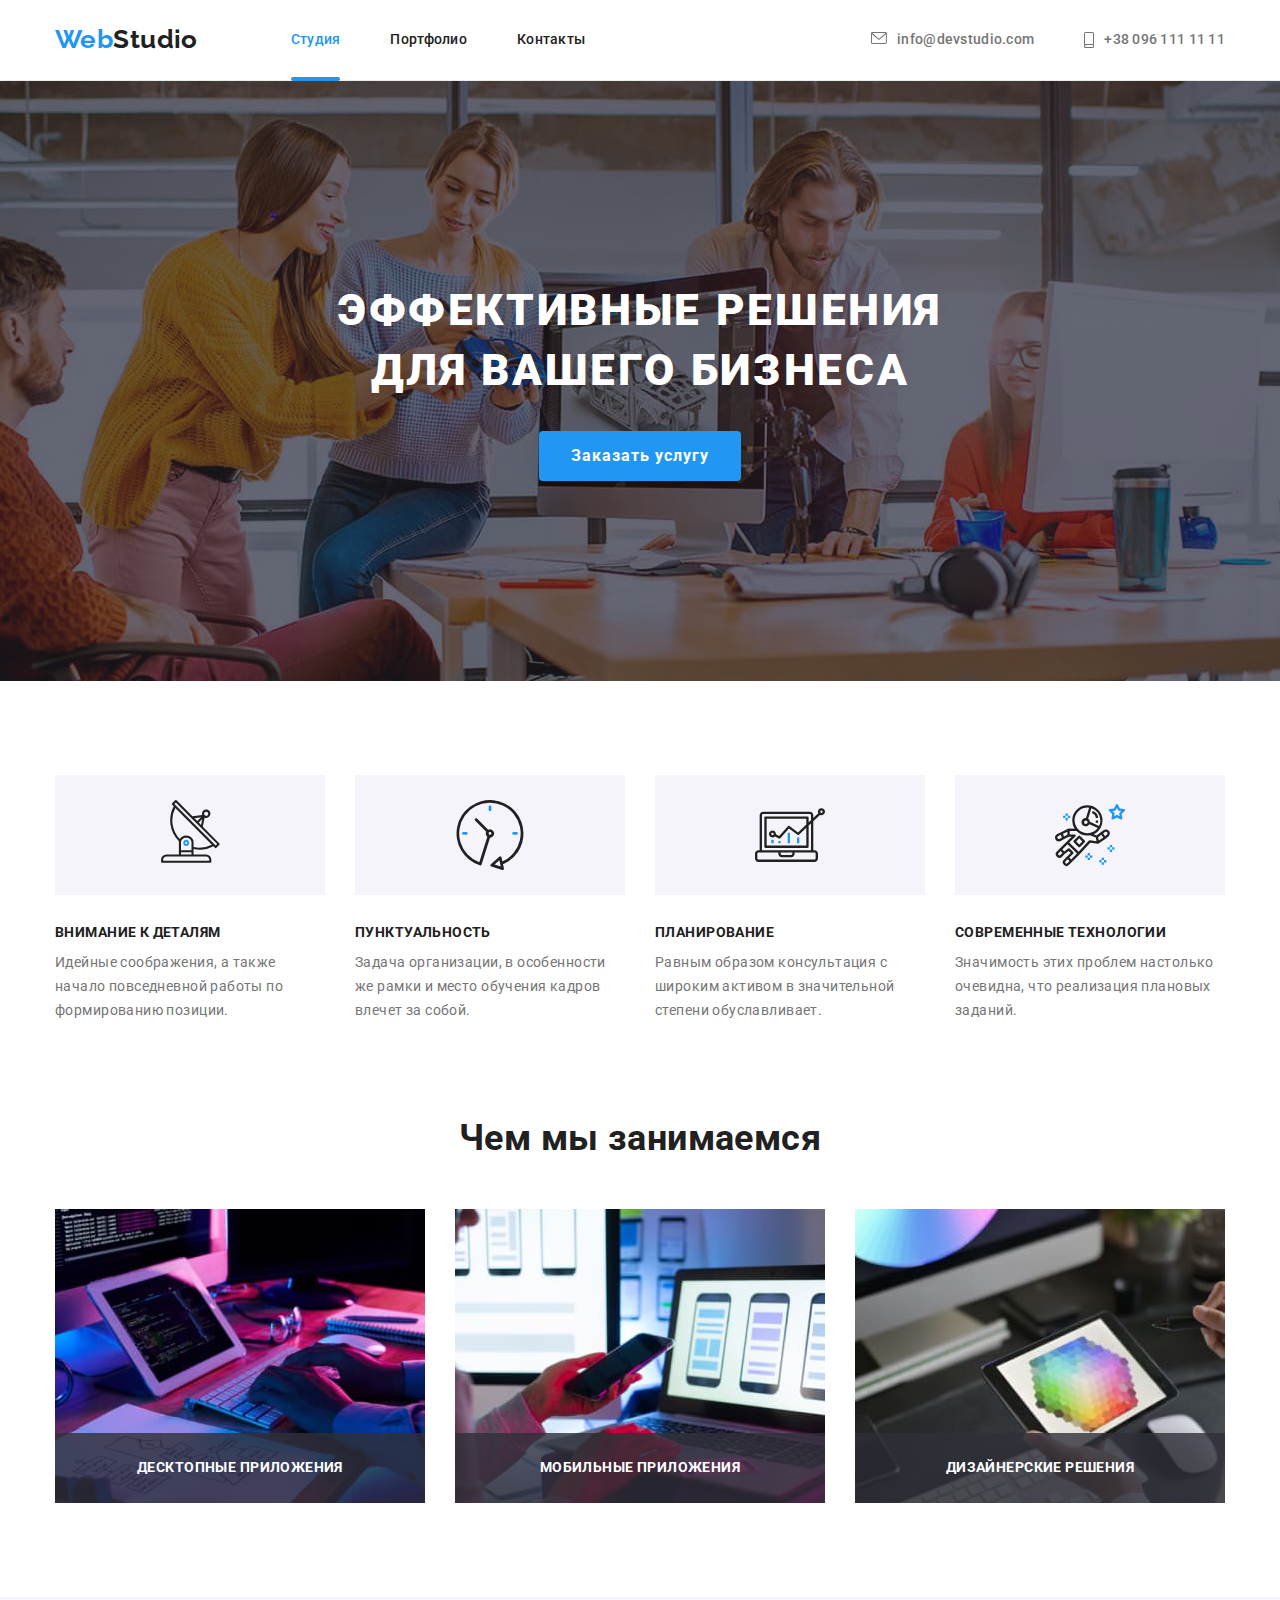
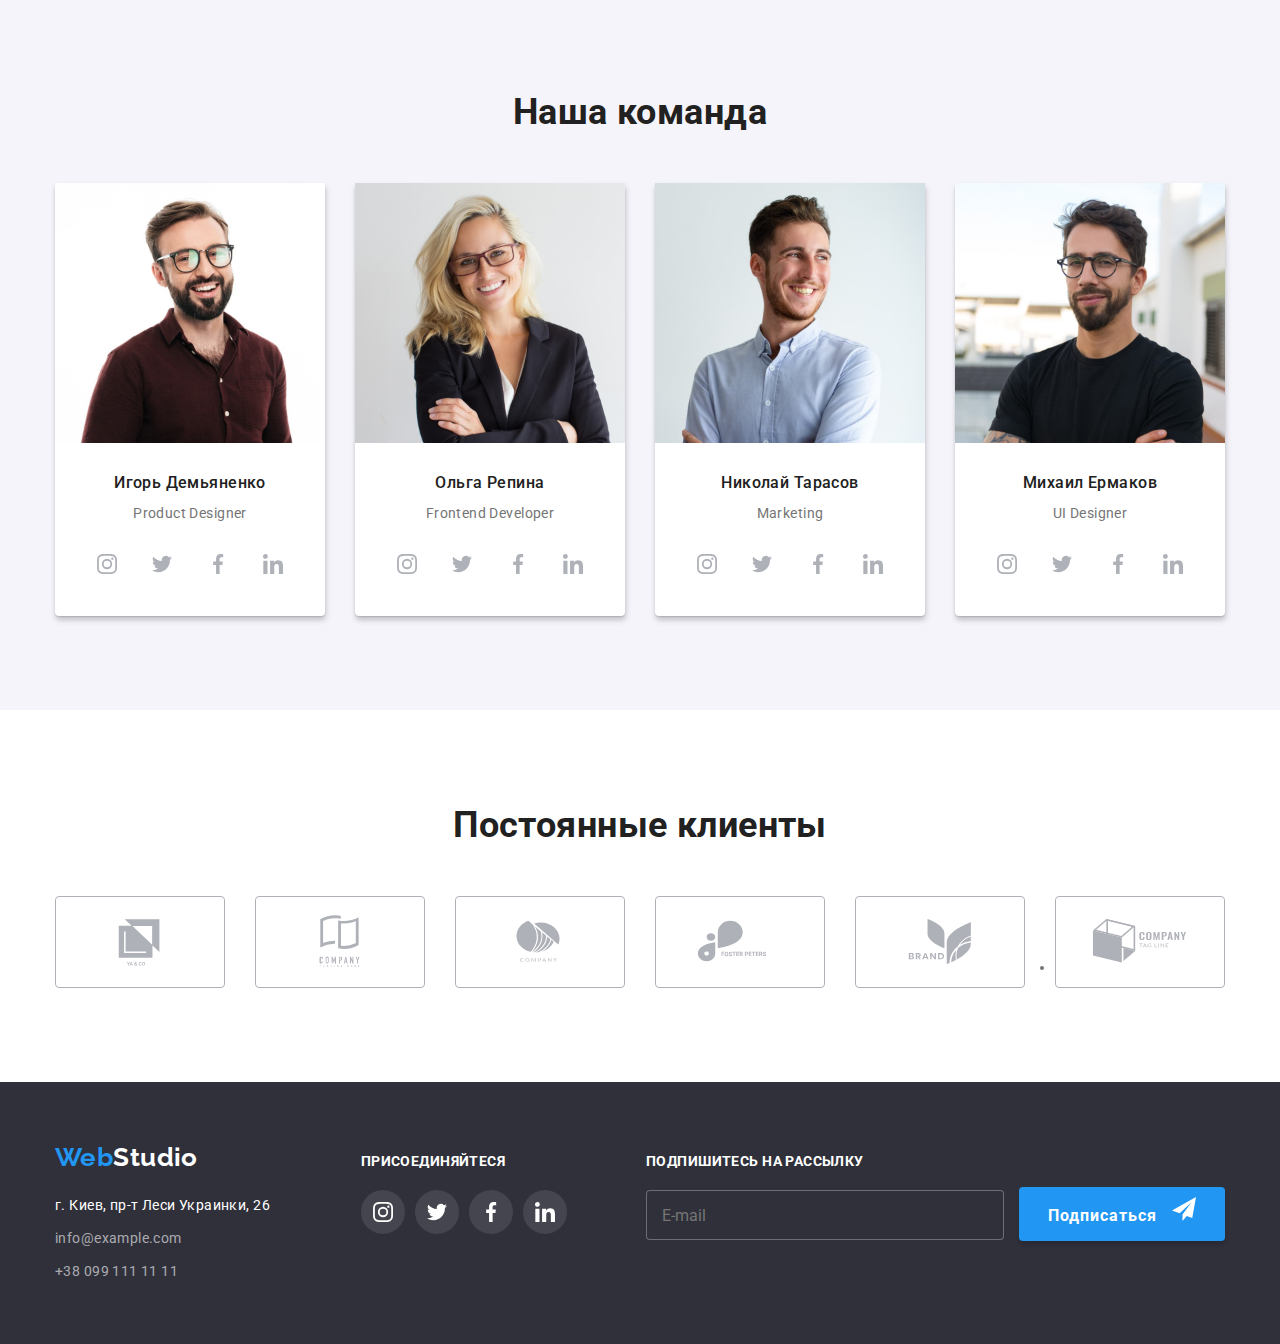
<file: index.html>
<!DOCTYPE html>
<html lang="ru">
<head>
    <meta charset="UTF-8">
    <meta http-equiv="X-UA-Compatible" content="IE=edge">
    <meta name="viewport" content="width=device-width, initial-scale=1.0">

    <link href="https://fonts.googleapis.com/css2?family=Raleway:wght@700&family=Roboto:wght@400;500;700;900&display=swap"
          rel="stylesheet"
      />
      <link rel="stylesheet" 
      href="https://cdnjs.cloudflare.com/ajax/libs/modern-normalize/1.1.0/modern-normalize.min.css">
   
    <link rel="stylesheet" href="css/main.min.css"/>
   
    <title> ВебСтудия</title>

    </head >
<body>
             <!--Верхняя линия-->
    <header class="head"> 
      <div class="container header">
             <!--Навигация-->
         <nav class="nav" >
             <a href="./index.html" class="logo">Web<span class="logo__black">Studio</span></a>
               <ul class="nav">
                <li class="nav__item" ><a href="" class="nav__link current">Студия</a></li>
                <li class="nav__item" ><a href="./portfolio.html" class="nav__link">Портфолио</a></li>
                <li class="nav__item" ><a href="" class="nav__link">Контакты</a></li>
           </ul>
         </nav>
           <ul class="contact ">
               <li class="contact__item" >
                 <a class="contact__link" href="mailto:info@devstudio.com">
                  <svg class="contact__mail" width="16" height="12">
                    <use href="./images/icons.svg#envelope"></use>
                  </svg> 
                  info@devstudio.com
                </a>
              </li>
               <li class="contact__item">
              <a class="contact__link" href="tel:+380961111111">
                <svg  class="contact__phone" width="10" height="16">
                  <use href="./images/icons.svg#phone"></use>
                </svg>
                +38 096 111 11 11
              </a>
            </li>
           </ul>
          </div>
    </header>
            <!--Уникальный контент-->
     <main>
             <!--Шапка-->
        <section class="hero">
          <div class="container ">
            <h1 class="hero__title">ЭФФЕКТИВНЫЕ РЕШЕНИЯ ДЛЯ ВАШЕГО БИЗНЕСА  </h1>
                <button  type="button" class="button__hero" data-modal-open >Заказать услугу</button>
        </div>
              </section>

             <!--Особенности-->
        <section class="section ">
          <div class="container">
          <h2 class="section__title visually-hidden">Особенности</h2>
            <ul class="features ">
              <li class="features__item ">
              <div class="specifics" >             
                <svg  class="specifics__icn"  width="70" height="70">
                  <use href="./images/icons.svg#antenna"></use>
                </svg>
              </div>
                  <h3 class="specifics__title">ВНИМАНИЕ К ДЕТАЛЯМ </h3>
                   <p class="specifics__text">Идейные соображения, а также<br>начало повседневной работы по <br>
                      формированию позиции.</p>
                    </li>
                <li class="features__item ">
              <div class="specifics">
                <svg  class="specifics__icn" width="70" height="70">
                  <use href="./images/icons.svg#clock"></use>
                </svg>
              </div>
                  <h3 class="specifics__title">ПУНКТУАЛЬНОСТЬ</h3>
                   <p class="specifics__text">Задача организации, в особенности <br> же рамки и место обучения 
                     кадров <br> влечет за собой.</p>
                    </li>
                 <li class="features__item ">
              <div class="specifics">
                <svg  class="specifics__icn" width="70" height="70">
                  <use href="./images/icons.svg#diagram"></use>
                </svg>
              </div>
                   <h3 class="specifics__title">ПЛАНИРОВАНИЕ </h3>
                   <p class="specifics__text">Равным образом консультация с <br> широким активом в значительной <br>
                      степени обуславливает.</p>
                    </li>
                <li class="features__item">
              <div class="specifics"> 
                <svg  class="specifics__icn" width="70" height="70">
                  <use href="./images/icons.svg#astronaut"></use>
                </svg>   
              </div>              
                  <h3 class="specifics__title">СОВРЕМЕННЫЕ ТЕХНОЛОГИИ </h3>
                   <p class="specifics__text">Значимость этих проблем настолько <br> очевидна, что реализация 
                     плановых <br> заданий.</p>
                    </li>
            </ul>
          </div>
        </section>
             <!--Чем мы занимаемся-->
        <section class="section">
          <div class="container ">
            <h2 class="section__title">Чем мы занимаемся</h2>
        <ul class="feature__list">
           <li class="box">
             <div class="box__thumb">
              <p class="box__item">ДЕСКТОПНЫЕ ПРИЛОЖЕНИЯ</p>
              <img class="img" src="images/i11.jpg" alt="ДЕСКТОПНЫЕ ПРИЛОЖЕНИЯ"
              width="370" />
             </div>
                  </li>
           <li class="box">
             <div class="box__thumb">
              <p class="box__item">МОБИЛЬНЫЕ ПРИЛОЖЕНИЯ</p>
              <img class="img" src="images/i21.jpg" alt="МОБИЛЬНЫЕ ПРИЛОЖЕНИЯ" 
              width="370" />
            </div>
            </li>
           <li class="box">
             <div class="box__thumb">
              <p class="box__item">ДИЗАЙНЕРСКИЕ РЕШЕНИЯ</p>
              <img class="img" src="images/i31.jpg" alt="ДИЗАЙНЕРСКИЕ РЕШЕНИЯ" 
              width="370"/>
             </div>
                  </li>
        </ul>
        </div>
        </section>
             <!--Наша команда-->
        <section class="command ">
          <div class="container">
           <h2 class="section__title">Наша команда</h2>
             <ul class="feature__list ">
                 <li class="team">
                   <img class="img team__img" src="images/img21.jpg" alt="Игорь Демьяненко" 
                          width="270"/>
                   <div class="team__item">
                     <h3 class="team__title ">Игорь Демьяненко</h3>
                           <p class="team__text">Product Designer</p>
                   </div>
          <ul class="social">
              <li class="social__item">
                  <a class="social__link" href=""  >
                    <svg class="social__icon" width="20" height="20">
                          <use href="./images/icons.svg#instagram"></use>
                    </svg>
                      </a>
                  </li>
                  <li class="social__item">
                    <a class="social__link" href="">
                      <svg class="social__icon" width="20" height="20">
                        <use href="./images/icons.svg#twitter"></use>
                      </svg>
                    </a>
                </li>
                <li class="social__item">
                  <a class="social__link" href="">
                    <svg class="social__icon" width="20" height="20">
                      <use href="./images/icons.svg#facebook"></use>
                    </svg>
                  </a>
              </li>
              <li class="social__item">
                <a class="social__link" href="">
                  <svg class="social__icon" width="20" height="20">
                    <use href="./images/icons.svg#linkedin"></use>
                  </svg>
                </a>
            </li>
                </ul>
              </li>
                 <li class="team">
                   <img class="img team__img" src="images/img22.jpg" alt="Ольга Репина" 
                          width="270" />
                   <div class="team__item">
                     <h3 class="team__title">Ольга Репина</h3>
                            <p class="team__text">Frontend Developer</p>
                   </div>
                   <ul class="social">
                    <li class="social__item">
                        <a class="social__link" href="" >
                          <svg class="social__icon" width="20" height="20">
                                <use href="./images/icons.svg#instagram"></use>
                          </svg>
                            </a>
                        </li>
                        <li class="social__item">
                          <a class="social__link" href="">
                            <svg class="social__icon" width="20" height="20">
                              <use href="./images/icons.svg#twitter"></use>
                            </svg>
                          </a>
                      </li>
                      <li class="social__item">
                        <a class="social__link" href="">
                          <svg class="social__icon" width="20" height="20">
                            <use href="./images/icons.svg#facebook"></use>
                          </svg>
                        </a>
                    </li>
                    <li class="social__item">
                      <a class="social__link" href="">
                        <svg class="social__icon" width="20" height="20">
                          <use href="./images/icons.svg#linkedin"></use>
                        </svg>
                      </a>
                  </li>
                      </ul>
                  </li>
                 <li class="team">
                   <img class="img team__img" src="images/img23.jpg" alt="Николай Тарасов" 
                          width="270"/>
                   <div class="team__item">
                       <h3 class="team__title">Николай Тарасов</h3>
                            <p class="team__text">Marketing</p>
                   </div>
                   <ul class="social">
                    <li class="social__item">
                        <a class="social__link" href="" >
                          <svg class="social__icon" width="20" height="20">
                                <use href="./images/icons.svg#instagram"></use>
                          </svg>
                            </a>
                        </li>
                        <li class="social__item">
                          <a class="social__link" href="">
                            <svg class="social__icon" width="20" height="20">
                              <use href="./images/icons.svg#twitter"></use>
                            </svg>
                          </a>
                      </li>
                      <li class="social__item">
                        <a class="social__link" href="">
                          <svg class="social__icon" width="20" height="20">
                            <use href="./images/icons.svg#facebook"></use>
                          </svg>
                        </a>
                    </li>
                    <li class="social__item">
                      <a class="social__link" href="">
                        <svg class="social__icon" width="20" height="20">
                          <use href="./images/icons.svg#linkedin"></use>
                        </svg>
                      </a>
                  </li>
                      </ul>
                </li>
                 <li class="team">
                   <img class="img team__img" src="images/img24.jpg" alt="Михаил Ермаков"
                          width="270" />
                   <div class="team__item">
                       <h3 class="team__title">Михаил Ермаков</h3>
                            <p class="team__text">UI Designer</p>
                  </div>
                  <ul class="social">
                    <li class="social__item">
                        <a class="social__link" href="" >
                          <svg class="social__icon" width="20" height="20">
                                <use href="./images/icons.svg#instagram"></use>
                          </svg>
                            </a>
                        </li>
                        <li class="social__item">
                          <a class="social__link" href="">
                            <svg class="social__icon" width="20" height="20">
                              <use href="./images/icons.svg#twitter"></use>
                            </svg>
                          </a>
                      </li>
                      <li class="social__item">
                        <a class="social__link" href="">
                          <svg class="social__icon" width="20" height="20">
                            <use href="./images/icons.svg#facebook"></use>
                          </svg>
                        </a>
                    </li>
                    <li class="social__item">
                      <a class="social__link" href="">
                        <svg class="social__icon" width="20" height="20">
                          <use href="./images/icons.svg#linkedin"></use>
                        </svg>
                      </a>
                  </li>
                      </ul>
                </li>
               </ul>
          </div> 
        </section>
        <!-- Постоянные клиенты -->
        <section class="client">
          <div class="container">
            <h2 class="section__title">Постоянные клиенты</h2>
            <ul class="clients " >
            <li class="clients__item">
              <a class="clients__link " href="">
                <svg class="client__icon" width="106" height="60">
                  <use href="./images/icons.svg#company1"></use>
                </svg>
              </a>
            </li>
            <li class="clients__item">
              <a class="clients__link" href="">
                <svg class="client__icon" width="106" height="60">
                  <use href="./images/icons.svg#company2"></use>
                </svg>
              </a>
            </li>
            <li class="clients__item">
              <a class="clients__link" href="">
                <svg class="client__icon" width="106" height="60">
                  <use href="./images/icons.svg#company3"></use>
                </svg>
              </a>
            </li>
            <li class="clients__item">
              <a class="clients__link" href="">
                <svg class="client__icon" width="106" height="60">
                  <use href="./images/icons.svg#company4"></use>
                </svg>
              </a>
            </li>
            <li class="clients__item">
              <a class="clients__link" href="">
                <svg class="client__icon" width="106" height="60">
                  <use href="./images/icons.svg#company5"></use>
                </svg>
              </a>
            </li>
            <li class="clients__item">
              <a class="clients__link" href="">
                <svg class="client__icon" width="106" height="60">
                  <use href="./images/icons.svg#company6"></use>
                </svg>
              </a>
            </li>
            </ul>
          </div>
        </section>
     </main>
                 <!--Подвал-->
     <footer class="footer">
           <div class="container wrap">
             <div>
                <!-- Футер-лого-->
               <a href="./index.html" class="logo ">Web<span class="logo__white">Studio</span></a>
                <!--Address-->
          <address > 
            <ul class="address ">
              <li class="address__item"> 
                <a  class="address__link-white "  href="https://bit.ly/3pXMvUd" target="_blank" rel="noopener noreferrer">
                г. Киев, пр-т Леси Украинки, 26</a></li>
              <li class="address__item">
                <a class="address__link " href="mailto:info@devstudio.com">info@example.com</a></li>
              <li >
                <a class="address__link " href="tel:+380991111111">+38 099 111 11 11</a></li>
            </ul>
          </address>
        </div>
        <!--  -->
          <div  class="socials">
            <p class="subtitle">ПРИСОЕДИНЯЙТЕСЯ</p>
            <ul class="socials__media ">
              <li class="socials__item">
                  <a class="socials__link" href=""  >
                    <svg class="socials__icon" width="20" height="20">
                          <use href="./images/icons.svg#instagram"></use>
                    </svg>
                      </a>
                  </li>
                  <li class="socials__item">
                    <a class="socials__link" href="">
                      <svg class="socials__icon" width="20" height="20">
                        <use href="./images/icons.svg#twitter"></use>
                      </svg>
                    </a>
                </li>
                <li class="socials__item">
                  <a class="socials__link" href="">
                    <svg class="socials__icon" width="20" height="20">
                      <use href="./images/icons.svg#facebook"></use>
                    </svg>
                  </a>
              </li>
              <li class="socials__item">
                <a class="socials__link" href="">
                  <svg class="socials__icon" width="20" height="20">
                    <use href="./images/icons.svg#linkedin"></use>
                  </svg>
                </a>
            </li>
                </ul>
          </div>
          <!--ПОДПИШИТЕСЬ НА РАССЫЛКУ -->
          <div class="subscription">
            <p class="subtitle">ПОДПИШИТЕСЬ НА РАССЫЛКУ</p>
            <form name="email input" action="#">
              <label class="subscription__lable visually-hidden" for="user-email">введите-email*</label>
              <input class="subscription__input" id="user-email" type="email" name="email"  placeholder="E-mail"/>
              <button class="subscription__button" type="submit">Подписаться
                <svg class="subscription__icon" width="24" height="24">
                  <use href="./images/icons.svg#icon-telegram"></use>
                </svg>
              </button>
            </form>
          </div>
        </div>
     </footer>
     <div class="backdrop is-hidden" data-modal>
      <div class="modal"  >
      <div>
        <button type="button" class="modal__button" data-modal-close >
          <svg class="modal__icon">
            <use href="./images/icons.svg#close-icon">
            </use>
          </svg>
        </button>
      </div>
        <div class="modal-container">
              <h2 class="title">Оставьте свои данные, мы вам перезвоним</h2>
               <div class="form" >
        <form name="form" action="#" autocomplete="off" novalidate>

        <label class="form__label" for="contact-name" >Имя</label>
          <div class="form__item">
            <input type="text" id="contact-name" class="form__input" 
            placeholder=" " name="contact-name">
            <svg class="form__svg" width="18" height="18">
              <use href="./images/icons.svg#icon-name"></use>
            </svg>
          </div>

        <label class="form__label" for="contact-tel" >Телефон</label>
          <div class="form__item">
            <input type="text" id="contact-tel" class="form__input" 
            placeholder=" " name="contact-tel">
            <svg class="form__svg" width="18" height="18">
              <use href="./images/icons.svg#icon-tel"></use>
            </svg>
          </div>
        
        <label class="form__label" for="contact-email" >Почта</label>
          <div class="form__item">
            <input type="text" id="contact-email" class="form__input" 
            placeholder=" " name="contact-email">
            <svg class="form__svg" width="18" height="18">
              <use href="./images/icons.svg#icon-email"></use>
            </svg>
          </div>

      <label class="form__label" for="form-textarea" >Комментарий</label>
       <textarea class="form__input form__textarea" name="form-comment" 
       id="form-textarea" placeholder="Введите текст"></textarea>                    
             
       <label class="checkbox" for="form-policy" >Соглашаюсь с рассылкой и принимаю 
              <a href="" class="checkbox__label">Условия договора</a>
         
              <input class="checkbox__input" id="form-policy" type="checkbox" name=" checkbox ">
          <svg class="checkbox__svg" width="16" height="15">
            <use href="./images/icons.svg#icon-check"></use>
          </svg>
        </label>
        <div class="button">
        <button class="button__form" type="submit" >Отправить</button>
      </div>
      </form>
      
      </div>
    </div>
  </div>
  </div>
<!-- </div> -->
  <script src="./js/modal.js"></script>
</body>
</html>
</file>
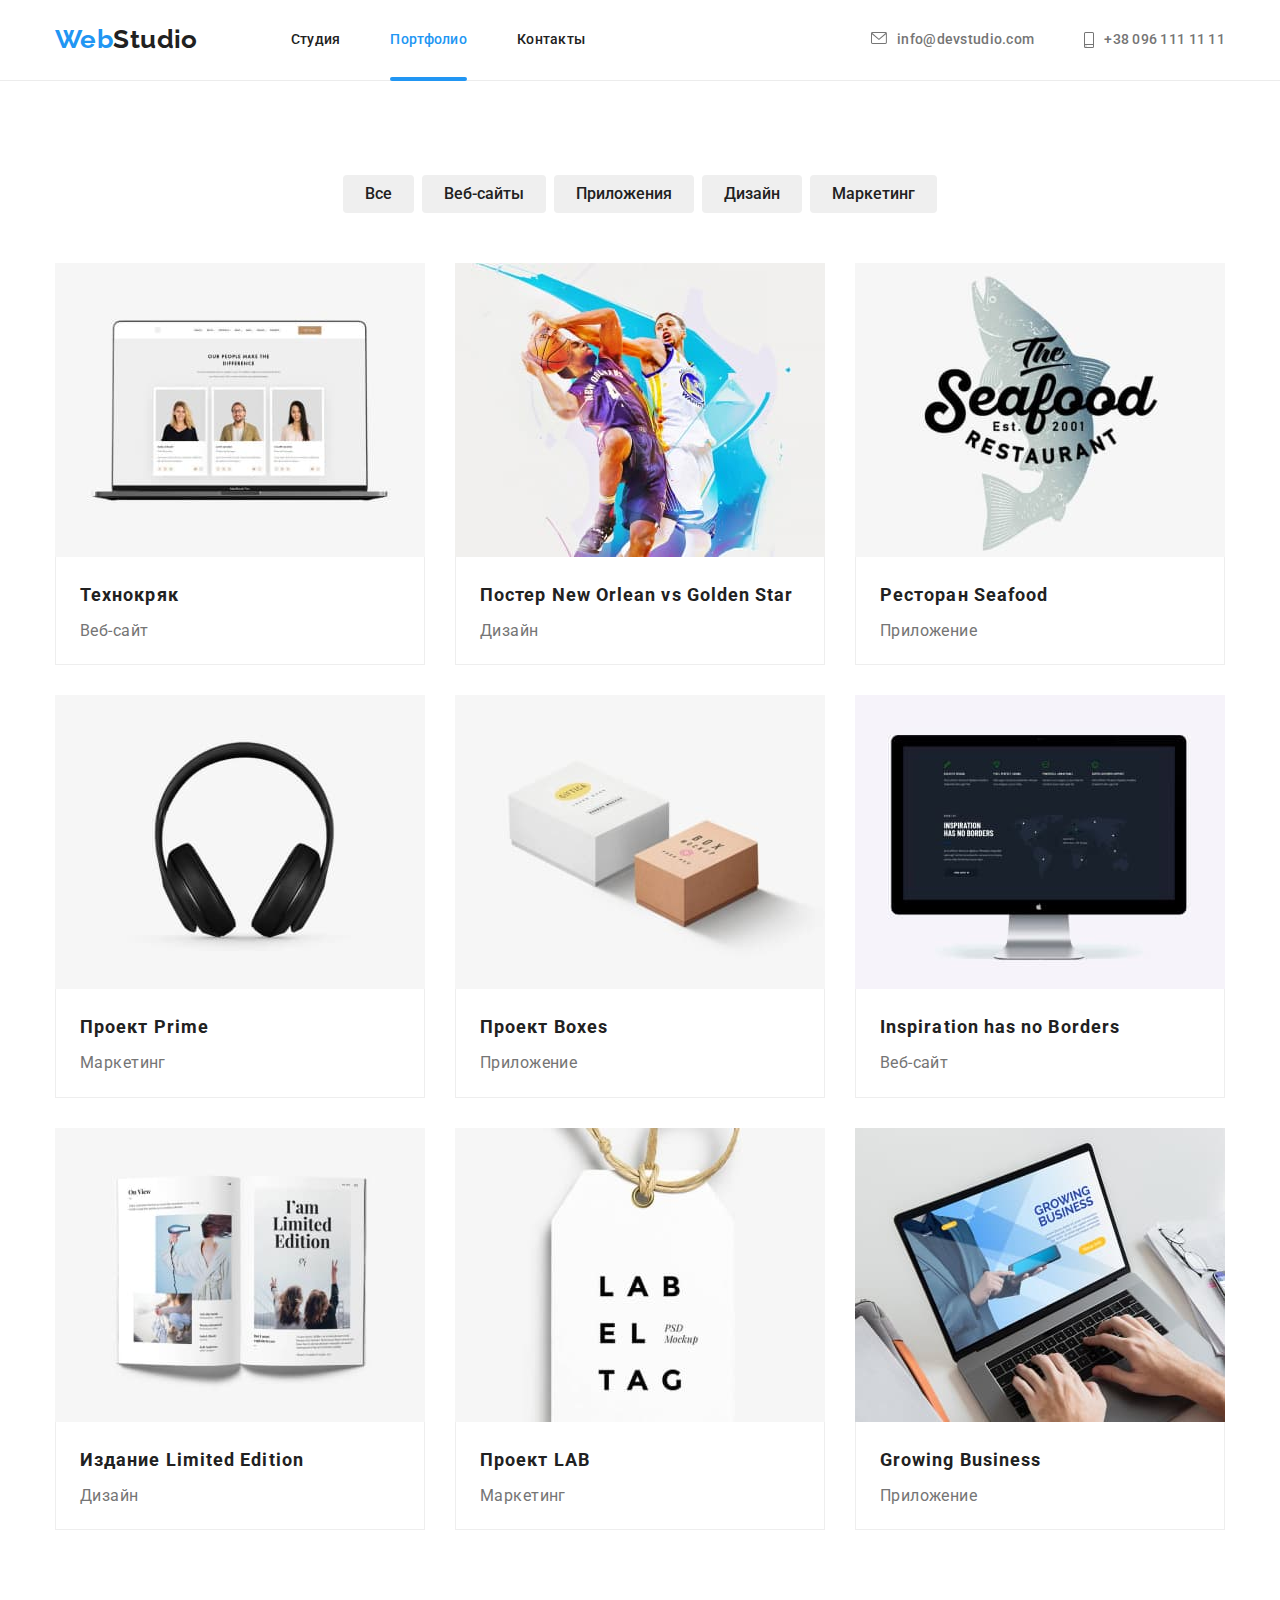
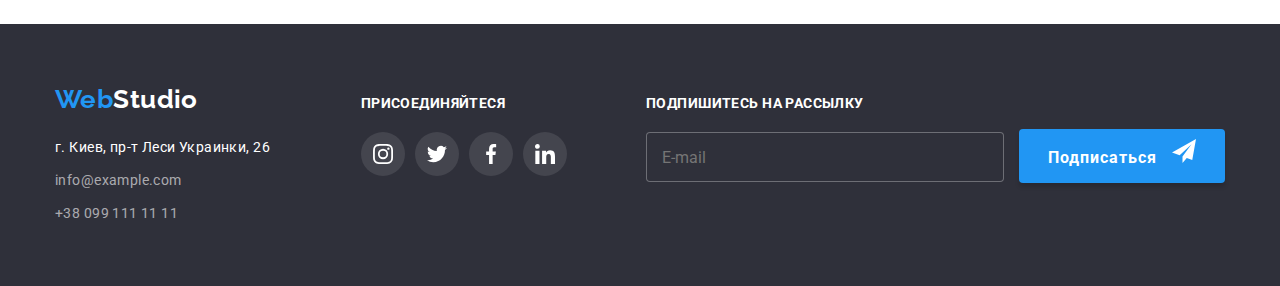
<file: portfolio.html>
<!DOCTYPE html>
<html lang="ru">
<head>
    <meta charset="UTF-8">
    <meta http-equiv="X-UA-Compatible" content="IE=edge">
    <meta name="viewport" content="width=device-width, initial-scale=1.0">

    <link href="https://fonts.googleapis.com/css2?family=Raleway:wght@700&family=Roboto:wght@400;500;700;900&display=swap"
          rel="stylesheet" />
     <link rel="stylesheet" 
          href="https://cdnjs.cloudflare.com/ajax/libs/modern-normalize/1.1.0/modern-normalize.min.css">
    <!-- <link rel="stylesheet" href="css/styles.css"/> -->
    <link rel="stylesheet" href="css/portfolio.min.css"/>
    <title>Портфолио</title>
    </head>
<body>
    <header class="head">
        <!--Навигация-->
        <div class="container header">
               <nav class="nav ">
            <a href="./index.html" class="logo">Web<span class="logo__black">Studio</span></a>
              <ul class="nav">
                <li class="nav__item"><a href="./index.html" class="nav__link">Студия</a></li>
                <li class="nav__item"><a href="./portfolio.html" class="nav__link current">Портфолио</a></li>
                <li class="nav__item"><a href="" class="nav__link">Контакты</a></li>
              </ul>
               </nav>
               <ul class="contact ">
                <li class="contact__item" >
                  <a class="contact__link" href="mailto:info@devstudio.com">
                   <svg class="contact__mail" width="16" height="12">
                     <use href="./images/icons.svg#envelope"></use>
                   </svg> 
                   info@devstudio.com
                 </a>
               </li>
                <li class="contact__item">
               <a class="contact__link" href="tel:+380961111111">
                 <svg  class="contact__phone" width="10" height="16">
                   <use href="./images/icons.svg#phone"></use>
                 </svg>
                 +38 096 111 11 11
               </a>
             </li>
            </ul>
        </div>
      </header>
    <main>
        <!--Наши роботы-->
            <section class="section">
                <div class="container ">
            <h1 class="visually-hidden">Портфолио</h1>
        <!--Фильтр-->
        <ul class="buttons">
            <li class="buttons__list">
                <button type="button"  class=" buttons__item"  >Все</button>
            </li>
            <li class="buttons__list">
                <button type="button"  class=" buttons__item" >Веб-сайты</button>
            
            </li>
            <li class="buttons__list">
                <button type="button"  class=" buttons__item"  >Приложения</button>
            </li>
            <li class="buttons__list">
                <button type="button"  class=" buttons__item"  >Дизайн</button>
            </li>
            <li class="buttons__list">
                <button type="button"  class=" buttons__item" >Маркетинг</button>
            </li> 
        </ul>
        <ul class=" project">
            <li class="project__item">
                <a class="project__link" href="#" >
                <div class="project__box">
                  <img class="img" src="images/project1.jpg" alt="Технокряк"
                     width="370"/>
                       <p class="project__text">Ресурс предлагает комплексные предложения с разным уровнем функционала и сервисов.
                          Все это позволит посетителю получить исчерпывающие сведения? 
                          о компании или частном лице.
                        </p>
                </div>
                  <div class="project-group">
                     <h2 class="project-group__title">Технокряк</h2>
                        <p class="project-group__text">Веб-сайт</p>
                 </div>     
                </a>
            </li>
            <li class="project__item">
                <a href="#" class="project__link">
                  <div class="project__box">
                <img class="img" src="images/project2.jpg" alt="Постер New Orlean vs Golden Star"
                     width="370"/>
                     <p class="project__text">Ресурс предлагает комплексные предложения с разным уровнем функционала и сервисов.
                      Все это позволит посетителю получить исчерпывающие сведения? 
                      о компании или частном лице.
                    </p>
                    </div>
                  <div class="project-group">
                     <h2 class="project-group__title">Постер New Orlean vs Golden Star</h2>
                        <p class="project-group__text">Дизайн</p>
                  </div>
                </a>
            </li>
            <li class="project__item">
                <a href="#" class="project__link">
                  <div class="project__box">
                <img class="img" src="images/project3.jpg" alt="Ресторан Seafood"
                     width="370"/>
                     <p class="project__text">Ресурс предлагает комплексные предложения с разным уровнем функционала и сервисов.
                      Все это позволит посетителю получить исчерпывающие сведения? 
                      о компании или частном лице.
                    </p>
                    </div>
                  <div class="project-group">
                     <h2 class="project-group__title">Ресторан Seafood</h2>
                        <p class="project-group__text">Приложение</p>
                  </div>
                </a>
            </li>
            <li class="project__item">
                <a href="#" class="project__link">
                  <div class="project__box">
                <img class="img" src="images/project4.jpg" alt="Проект Prime"
                     width="370"/>
                     <p class="project__text">Ресурс предлагает комплексные предложения с разным уровнем функционала и сервисов.
                      Все это позволит посетителю получить исчерпывающие сведения? 
                      о компании или частном лице.
                    </p>
                    </div>
                  <div class="project-group">
                     <h2 class="project-group__title">Проект Prime</h2>
                        <p class="project-group__text">Маркетинг</p>
                  </div>
                </a>
            </li>
            <li class="project__item">
                <a href="#" class="project__link">
                  <div class="project__box">
                <img class="img" src="images/project5.jpg" alt="Проект Boxes"
                     width="370"/>
                     <p class="project__text">Ресурс предлагает комплексные предложения с разным уровнем функционала и сервисов.
                      Все это позволит посетителю получить исчерпывающие сведения? 
                      о компании или частном лице.
                    </p>
                    </div>
                    <div class="project-group">
                      <h2 class="project-group__title">Проект Boxes</h2>
                        <p class="project-group__text">Приложение</p>
                   </div>
                </a>
            </li>
            <li class="project__item">
                <a href="#" class="project__link">
                  <div class="project__box">
                <img class="img" src="images/project6.jpg" alt="Inspiration has no Borders"
                     width="370"/>
                     <p class="project__text">Ресурс предлагает комплексные предложения с разным уровнем функционала и сервисов.
                      Все это позволит посетителю получить исчерпывающие сведения? 
                      о компании или частном лице.
                    </p>
                    </div>
                  <div class="project-group">
                     <h2 class="project-group__title">Inspiration has no Borders</h2>
                        <p class="project-group__text">Веб-сайт</p>
                  </div>
                </a>
            </li>
            <li class="project__item">
                 <a href="#" class="project__link">
                   <div class="project__box">
                <img class="img" src="images/project7.jpg" alt="Издание Limited Edition"
                     width="370"/>
                     <p class="project__text">Ресурс предлагает комплексные предложения с разным уровнем функционала и сервисов.
                      Все это позволит посетителю получить исчерпывающие сведения? 
                      о компании или частном лице.
                    </p>
                    </div>
                  <div class="project-group">
                     <h2 class="project-group__title">Издание Limited Edition</h2>
                        <p class="project-group__text">Дизайн</p>
                  </div>
                    </a>
            </li>
            <li class="project__item">
                <a href="#" class="project__link">
                  <div class="project__box">
                <img class="img" src="images/project8.jpg" alt="Проект LAB"
                     width="370"/>
                     <p class="project__text">Ресурс предлагает комплексные предложения с разным уровнем функционала и сервисов.
                      Все это позволит посетителю получить исчерпывающие сведения? 
                      о компании или частном лице.
                    </p>
                     </div>
                  <div class="project-group">
                     <h2 class="project-group__title">Проект LAB</h2>
                        <p class="project-group__text">Маркетинг</p>
                  </div>
                </a>
            </li>
            <li class="project__item">
                <a href="#" class="project__link">
                  <div class="project__box">
                <img class="img" src="images/project9.jpg" alt="Growing Business"
                     width="370"/>
                     <p class="project__text">Ресурс предлагает комплексные предложения с разным уровнем функционала и сервисов.
                      Все это позволит посетителю получить исчерпывающие сведения? 
                      о компании или частном лице.
                    </p>
                    </div>
                  <div class="project-group">
                     <h2 class="project-group__title">Growing Business</h2>
                        <p class="project-group__text">Приложение</p>
                  </div>
                    </a>
            </li>
        </ul>
      </div>
    </section>
    </main>
           <!--Подвал-->
           <footer class="footer">
            <div class="container wrap">
              <div>
                 <!-- Футер-лого-->
                <a href="./index.html" class="logo ">Web<span class="logo__white">Studio</span></a>
                 <!--Address-->
           <address > 
             <ul class="address ">
               <li class="address__item"> 
                 <a  class="address__link-white "  href="https://bit.ly/3pXMvUd" target="_blank" rel="noopener noreferrer">
                 г. Киев, пр-т Леси Украинки, 26</a></li>
               <li class="address__item">
                 <a class="address__link " href="mailto:info@devstudio.com">info@example.com</a></li>
               <li >
                 <a class="address__link " href="tel:+380991111111">+38 099 111 11 11</a></li>
             </ul>
           </address>
         </div>
         <!--  -->
           <div  class="socials">
             <p class="subtitle">ПРИСОЕДИНЯЙТЕСЯ</p>
             <ul class="socials__media ">
               <li class="socials__item">
                   <a class="socials__link" href=""  >
                     <svg class="socials__icon" width="20" height="20">
                           <use href="./images/icons.svg#instagram"></use>
                     </svg>
                       </a>
                   </li>
                   <li class="socials__item">
                     <a class="socials__link" href="">
                       <svg class="socials__icon" width="20" height="20">
                         <use href="./images/icons.svg#twitter"></use>
                       </svg>
                     </a>
                 </li>
                 <li class="socials__item">
                   <a class="socials__link" href="">
                     <svg class="socials__icon" width="20" height="20">
                       <use href="./images/icons.svg#facebook"></use>
                     </svg>
                   </a>
               </li>
               <li class="socials__item">
                 <a class="socials__link" href="">
                   <svg class="socials__icon" width="20" height="20">
                     <use href="./images/icons.svg#linkedin"></use>
                   </svg>
                 </a>
             </li>
                 </ul>
           </div>
           <!--ПОДПИШИТЕСЬ НА РАССЫЛКУ -->
           <div class="subscription">
             <p class="subtitle">ПОДПИШИТЕСЬ НА РАССЫЛКУ</p>
             <form name="email input" action="#">
               <label class="subscription__lable visually-hidden" for="user-email">введите-email*</label>
               <input class="subscription__input" id="user-email" type="email" name="email"  placeholder="E-mail"/>
               <button class="subscription__button" type="submit">Подписаться
                 <svg class="subscription__icon" width="24" height="24">
                   <use href="./images/icons.svg#icon-telegram"></use>
                 </svg>
               </button>
             </form>
           </div>
         </div>
      </footer>
</body>
</html>
</file>
<file: css/main.min.css>
.nav,.contact,.features__item,.feature__list,.command,.social,.clients__item:not(:last-child),.address,.socials__item,.buttons__list,.project__item{list-style:none;padding:0;margin:0}.button__hero,.subscription__button,.button__form{border-radius:4px;border:none;padding:10px 32px;-webkit-box-shadow:0px 4px 4px rgba(0,0,0,0.15);box-shadow:0px 4px 4px rgba(0,0,0,0.15);background-color:#2196F3;color:#fff;font-family:Roboto, sans-serif;font-weight:700;font-size:16px;line-height:1.88;cursor:pointer;letter-spacing:0.06em;-webkit-transition:background-color 250ms cubic-bezier(0.4, 0, 0.2, 1);transition:background-color 250ms cubic-bezier(0.4, 0, 0.2, 1)}.features,.feature__list,.command,.client,.buttons,.project{padding-top:94px;padding-bottom:94px}.visually-hidden{position:absolute;width:1px;height:1px;margin:-1px;border:0;padding:0;white-space:nowrap;-webkit-clip-path:inset(100%);clip-path:inset(100%);clip:rect(0 0 0 0);overflow:hidden}/*! modern-normalize v1.1.0 | MIT License | https://github.com/sindresorhus/modern-normalize */*,::before,::after{-webkit-box-sizing:border-box;box-sizing:border-box}html{line-height:1.15;-webkit-text-size-adjust:100%;-moz-tab-size:4;-o-tab-size:4;tab-size:4}body{margin:0;font-family:system-ui,-apple-system,"Segoe UI",Roboto,Helvetica,Arial,sans-serif,"Apple Color Emoji","Segoe UI Emoji"}hr{height:0;color:inherit}abbr[title]{-webkit-text-decoration:underline dotted;text-decoration:underline dotted}b,strong{font-weight:bolder}code,kbd,samp,pre{font-family:ui-monospace, SFMono-Regular, Consolas, 'Liberation Mono', Menlo, monospace;font-size:1em}small{font-size:80%}sub,sup{font-size:75%;line-height:0;position:relative;vertical-align:baseline}sub{bottom:-0.25em}sup{top:-0.5em}table{text-indent:0;border-color:inherit}button,input,optgroup,select,textarea{font-family:inherit;font-size:100%;line-height:1.15;margin:0}button,select{text-transform:none}button,[type='button'],[type='reset'],[type='submit']{-webkit-appearance:button}::-moz-focus-inner{border-style:none;padding:0}:-moz-focusring{outline:1px dotted ButtonText}:-moz-ui-invalid{box-shadow:none}legend{padding:0}progress{vertical-align:baseline}::-webkit-inner-spin-button,::-webkit-outer-spin-button{height:auto}[type='search']{-webkit-appearance:textfield;outline-offset:-2px}::-webkit-search-decoration{-webkit-appearance:none}::-webkit-file-upload-button{-webkit-appearance:button;font:inherit}summary{display:list-item}body{margin:0;background-color:var(--primary-white-color);color:#757575;font-family:Roboto, sans-serif;font-size:14px;line-height:1.71;letter-spacing:0.03em;text-decoration:none}h1,h2,h3,h4,h5,h6,ul,p{margin:0;padding:0}.img{display:block;max-width:100%;height:auto}.container{width:1200px;margin:0 auto;padding:0 15px}.section__title{margin-bottom:50px;color:#212121;font-weight:700;font-size:36px;line-height:1.17;text-align:center}.head{border-bottom:1px solid #ececec}.header{display:-webkit-box;display:-ms-flexbox;display:flex;-webkit-box-align:center;-ms-flex-align:center;align-items:center;-webkit-box-pack:center;-ms-flex-pack:center;justify-content:center}.logo{padding-top:24px;padding-bottom:25px;margin-right:93px;color:#2196F3;font-family:Raleway, sans-serif;font-weight:700;font-size:26px;line-height:1.19;text-decoration:none}.logo .logo__black{color:#212121}.nav{display:-webkit-box;display:-ms-flexbox;display:flex}.nav__item:not(:last-child){margin-right:50px}.nav__link{display:block;padding-top:32px;padding-bottom:32px;color:#212121;font-weight:500;font-size:14px;line-height:1.14;font-family:inherit;letter-spacing:0.02em;text-decoration:none;position:relative}.nav__link:hover,.nav__link:focus{color:#2196F3}.nav__link.current{color:#2196F3;-webkit-transition:color 250ms cubic-bezier(0.4, 0, 0.2, 1),background-color 250ms cubic-bezier(0.4, 0, 0.2, 1);transition:color 250ms cubic-bezier(0.4, 0, 0.2, 1),background-color 250ms cubic-bezier(0.4, 0, 0.2, 1)}.nav__link.current::after{content:'';position:absolute;left:0;bottom:0;margin-bottom:-1px;display:block;width:100%;height:4px;border-radius:2px;background-color:#2196F3;-webkit-transition:background-color 250ms cubic-bezier(0.4, 0, 0.2, 1);transition:background-color 250ms cubic-bezier(0.4, 0, 0.2, 1)}.contact{display:-webkit-box;display:-ms-flexbox;display:flex;-webkit-box-align:center;-ms-flex-align:center;align-items:center;-webkit-box-pack:center;-ms-flex-pack:center;justify-content:center;display:flex;margin-left:auto}.contact__item:not(:last-child){margin-right:50px}.contact__link{display:-webkit-box;display:-ms-flexbox;display:flex;padding:32px 0;color:#757575;font-weight:500;font-size:14px;line-height:1.14;letter-spacing:0.02em;text-decoration:none;-webkit-transition:color 250ms cubic-bezier(0.4, 0, 0.2, 1);transition:color 250ms cubic-bezier(0.4, 0, 0.2, 1)}.contact__link:hover,.contact__link:focus{color:#2196F3}.contact__mail,.contact__phone{margin-right:10px;fill:#757575;-webkit-transition:color 250ms cubic-bezier(0.4, 0, 0.2, 1);transition:color 250ms cubic-bezier(0.4, 0, 0.2, 1)}.contact__mail:hover,.contact__mail:focus,.contact__phone:hover,.contact__phone:focus{color:#2196F3;fill:#2196F3}.hero{background-color:#2F303A;text-align:center;max-width:1600px;height:600px;margin-right:auto;margin-left:auto;padding-top:200px;padding-bottom:200px;background-image:-webkit-gradient(linear, left bottom, left top, from(rgba(47,48,58,0.4)), to(rgba(47,48,58,0.4))),url(../images/header.jpg);background-image:linear-gradient(to top, rgba(47,48,58,0.4), rgba(47,48,58,0.4)),url(../images/header.jpg);background-repeat:no-repeat;background-position:center}.hero__title{width:696px;margin:0 auto;margin-bottom:30px;color:#fff;font-weight:900;font-size:44px;line-height:1.36;text-align:center;letter-spacing:0.06em}.button__hero:hover,.button__hero:focus{background-color:#188CE8}.features{display:-webkit-box;display:-ms-flexbox;display:flex}.features__item{width:270px;margin-right:30px}.features__item:nth-child(4n){margin-right:0}.specifics{display:-webkit-box;display:-ms-flexbox;display:flex;background:#F5F4FA;-webkit-box-align:center;-ms-flex-align:center;align-items:center;-webkit-box-pack:center;-ms-flex-pack:center;justify-content:center;height:120px;margin-bottom:30px}.specifics__title{margin-bottom:10px;color:#212121;font-weight:700;font-size:14px;line-height:1.14}.feature__list{padding-top:0;display:-webkit-box;display:-ms-flexbox;display:flex;-ms-flex-wrap:wrap;flex-wrap:wrap}.box{width:calc((100% - 60px)/3);margin-right:30px}.box:nth-child(3n){margin-right:0}.box:nth-last-child(-n+3){margin-bottom:0}.box__thumb{position:relative}.box__item{position:absolute;bottom:0;display:-webkit-box;display:-ms-flexbox;display:flex}.box__item{width:100%;padding:27px 0 27px 0;font-weight:700;font-size:14px;line-height:1.14;-webkit-box-pack:center;-ms-flex-pack:center;justify-content:center;background:rgba(47,48,58,0.8);color:#fff}.command{padding-bottom:0;background-color:#F5F4FA}.feature__list{color:#757575;font-size:14px;line-height:1.71}.team{width:calc((100% - 90px)/4);margin-right:30px;background-color:#fff;-webkit-box-shadow:0px 1px 1px rgba(0,0,0,0.12),0px 4px 4px rgba(0,0,0,0.06),1px 4px 6px rgba(0,0,0,0.16);box-shadow:0px 1px 1px rgba(0,0,0,0.12),0px 4px 4px rgba(0,0,0,0.06),1px 4px 6px rgba(0,0,0,0.16);border-radius:0px 0px 4px 4px}.team__title{margin-bottom:10px;color:#212121;font-weight:500;font-size:16px;line-height:1.19}.team__img{margin-bottom:30px}.team__item{margin-top:0;margin-bottom:16px;text-align:center}.team:nth-child(4n){margin-right:0}.team:nth-last-child(-n+4){margin-bottom:0}.social{display:-webkit-box;display:-ms-flexbox;display:flex;-ms-flex-wrap:nowrap;flex-wrap:nowrap;-webkit-box-pack:justify;-ms-flex-pack:justify;justify-content:space-between;margin-left:30px;margin-right:30px;margin-bottom:30px;text-decoration:none}.social__link{display:-webkit-box;display:-ms-flexbox;display:flex;-webkit-box-align:center;-ms-flex-align:center;align-items:center;-webkit-box-pack:center;-ms-flex-pack:center;justify-content:center;width:44px;height:44px;color:#fff;fill:#AFB1B8;border-radius:50%;cursor:pointer;-webkit-transition:background-color 250ms cubic-bezier(0.4, 0, 0.2, 1),fill 250ms cubic-bezier(0.4, 0, 0.2, 1);transition:background-color 250ms cubic-bezier(0.4, 0, 0.2, 1),fill 250ms cubic-bezier(0.4, 0, 0.2, 1)}.social__link:hover,.social__link:focus{background-color:#2196F3;fill:#fff;border-radius:50%}.clients{display:-webkit-box;display:-ms-flexbox;display:flex;-ms-flex-wrap:nowrap;flex-wrap:nowrap}.clients__item:not(:last-child){margin-right:30px}.clients__link{display:-webkit-box;display:-ms-flexbox;display:flex;-webkit-box-align:center;-ms-flex-align:center;align-items:center;-webkit-box-pack:center;-ms-flex-pack:center;justify-content:center;width:170px;height:92px;fill:#AFB1B8;border:1px solid #AFB1B8;border-radius:4px;cursor:pointer;-webkit-transition:border 250ms cubic-bezier(0.4, 0, 0.2, 1),fill 250ms cubic-bezier(0.4, 0, 0.2, 1);transition:border 250ms cubic-bezier(0.4, 0, 0.2, 1),fill 250ms cubic-bezier(0.4, 0, 0.2, 1)}.clients__link:hover,.clients__link:focus{fill:#2196F3;border-color:#2196F3;outline:none}.footer{background-color:#2F303A;padding-top:60px;padding-bottom:60px}.logo{color:#2196F3;font-family:Raleway, sans-serif;font-weight:700;font-size:26px;line-height:1.19;text-decoration:none}.logo__white{margin-bottom:20px;color:#fff}.address{margin-top:20px}.address__item{margin-bottom:9px}.address__link-white{color:#fff;font-style:normal;text-decoration:none;-webkit-transition:color 250ms cubic-bezier(0.4, 0, 0.2, 1);transition:color 250ms cubic-bezier(0.4, 0, 0.2, 1)}.address__link-white:hover,.address__link-white:focus{color:#2196F3}.address__link{font-size:14px;line-height:1.7;color:rgba(255,255,255,0.6);font-style:normal;text-decoration:none;-webkit-transition:color 250ms cubic-bezier(0.4, 0, 0.2, 1);transition:color 250ms cubic-bezier(0.4, 0, 0.2, 1)}.address__link:hover,.address__link:focus{color:#2196F3}.wrap{display:-webkit-box;display:-ms-flexbox;display:flex;-webkit-box-align:baseline;-ms-flex-align:baseline;align-items:baseline}.socials{display:block;margin-left:70px;color:#fff}.socials__media{display:-webkit-box;display:-ms-flexbox;display:flex;-ms-flex-wrap:nowrap;flex-wrap:nowrap;-webkit-box-pack:left;-ms-flex-pack:left;justify-content:left;margin-top:20px}.socials__link{display:-webkit-box;display:-ms-flexbox;display:flex;-webkit-box-align:center;-ms-flex-align:center;align-items:center;-webkit-box-pack:center;-ms-flex-pack:center;justify-content:center;width:44px;height:44px;background-color:rgba(255,255,255,0.1);fill:#fff;border-radius:50%;cursor:pointer;-webkit-transition:background-color 250ms cubic-bezier(0.4, 0, 0.2, 1);transition:background-color 250ms cubic-bezier(0.4, 0, 0.2, 1)}.socials__item:not(:last-child){margin-right:10px}.socials__link:hover,.socials__link:focus{background-color:#2196F3;fill:#fff;border-radius:50%}.subtitle{font-weight:700;font-size:14px;line-height:1.14;text-transform:uppercase}.subscription{margin-left:auto;color:#fff}.subscription__lable{display:block;border:1px #2196F3}.subscription__input{width:358px;height:50px;padding:15px;margin-top:20px;border:1px solid rgba(255,255,255,0.3);border-radius:4px;color:rgba(255,255,255,0.6);background-color:#2F303A;font-size:16px;line-height:1.25;-webkit-transition:border 250ms cubic-bezier(0.4, 0, 0.2, 1);transition:border 250ms cubic-bezier(0.4, 0, 0.2, 1)}.subscription__input:hover,.subscription__input:focus{outline:none;border:1px solid #2196F3}.subscription__button{margin-left:12px;padding:10px 29px;-webkit-transition:border 250ms cubic-bezier(0.4, 0, 0.2, 1);transition:border 250ms cubic-bezier(0.4, 0, 0.2, 1)}.subscription__button:focus{background-color:#188CE8;border-radius:4px;border:1px solid rgba(255,255,255,0.3)}.subscription__button:hover{background-color:#188CE8}.subscription__icon{content:"";display:inline-block;-webkit-box-pack:center;-ms-flex-pack:center;justify-content:center;-webkit-box-align:center;-ms-flex-align:center;align-items:center;margin-left:10px}.subscription__icon:hover,.subscription__icon:focus{border:1px solid rgba(255,255,255,0.01)}.backdrop{position:fixed;background-color:rgba(0,0,0,0.2);top:0;bottom:0;left:0;right:0;opacity:1;-webkit-transition:opacity 250ms cubic-bezier(0.4, 0, 0.2, 1);transition:opacity 250ms cubic-bezier(0.4, 0, 0.2, 1)}.backdrop.is-hidden{pointer-events:none;opacity:0}.modal{-webkit-transform:translate(-50%, -50%) scale(0.1);transform:translate(-50%, -50%) scale(0.1);position:absolute;top:50%;left:50%;-webkit-transform:translate(-50%, -50%) scale(1);transform:translate(-50%, -50%) scale(1);width:528px;height:581px;background:#fff;-webkit-box-shadow:0px 1px 3px rgba(0,0,0,0.12),0px 1px 1px rgba(0,0,0,0.14),0px 2px 1px rgba(0,0,0,0.2);box-shadow:0px 1px 3px rgba(0,0,0,0.12),0px 1px 1px rgba(0,0,0,0.14),0px 2px 1px rgba(0,0,0,0.2);border-radius:4px;padding:40px 40px;-webkit-transition:opacity 250ms cubic-bezier(0.4, 0, 0.2, 1);transition:opacity 250ms cubic-bezier(0.4, 0, 0.2, 1)}.modal__icon{position:absolute;width:18px;height:18px;top:15px;right:-4px;-webkit-transform:translate(-50%, -50%);transform:translate(-50%, -50%);-webkit-transition:fill 250ms cubic-bezier(0.4, 0, 0.2, 1);transition:fill 250ms cubic-bezier(0.4, 0, 0.2, 1)}.modal__icon:hover,.modal__icon:focus{fill:#2196F3}.modal__button{position:absolute;right:8px;top:8px;background:#fff;border:1px solid rgba(0,0,0,0.1);border-radius:50%;width:30px;height:30px;cursor:pointer;-webkit-transition:border-color 250ms cubic-bezier(0.4, 0, 0.2, 1);transition:border-color 250ms cubic-bezier(0.4, 0, 0.2, 1)}.modal__button:hover,.modal__button:focus{border-color:#2196F3;-webkit-box-shadow:0px 1px 3px rgba(0,0,0,0.12),0px 1px 1px rgba(0,0,0,0.14),0px 2px 1px rgba(0,0,0,0.2);box-shadow:0px 1px 3px rgba(0,0,0,0.12),0px 1px 1px rgba(0,0,0,0.14),0px 2px 1px rgba(0,0,0,0.2)}.title{margin-bottom:12px;font-weight:700;font-size:20px;line-height:1.15;color:#212121;text-align:center}.form{display:block;width:448px;height:342px;position:absolute;left:40px;margin-bottom:20px}.form__item{position:relative}.form__label{display:block;position:relative;margin-bottom:4px;font-size:12px;line-height:1.17;letter-spacing:0.01em;color:#757575}.form__input{width:100%;height:40px;padding:11px 12px;padding-left:42px;margin-bottom:10px;font:inherit;cursor:pointer;border-radius:4px;border:1px solid rgba(33,33,33,0.2)}.form__svg{position:absolute;top:40%;left:12px;-webkit-transform:translateY(-50%);transform:translateY(-50%);display:inline-block}.form__input:focus{outline:none;border:1px solid #2196F3}.form__item:focus-within>.form__svg{fill:#2196F3}.form__textarea{padding:12px 16px;margin-bottom:10px;height:120px;resize:none;font-size:14px;line-height:1.14;letter-spacing:0.01em}.checkbox{display:-webkit-box;display:-ms-flexbox;display:flex;font-size:14px;line-height:1.71;-webkit-box-align:center;-ms-flex-align:center;align-items:center;margin-left:36.38px;margin-bottom:30px}.checkbox__input{position:absolute;width:1px;height:1px;margin:-1px;border:0;padding:0;white-space:nowrap;-webkit-clip-path:inset(100%);clip-path:inset(100%);clip:rect(0 0 0 0);overflow:hidden}.checkbox__svg{display:inline-block;position:absolute;-webkit-box-align:center;-ms-flex-align:center;align-items:center;left:12px;border:2px solid #212121;border-radius:2px}.checkbox__input:checked+.checkbox__svg{background-color:#2196F3;background-image:url("../images/icons.svg#icon-check");border-color:#2196F3;background-size:contain;background-origin:border-box;-webkit-transition:background-color 250ms cubic-bezier(0.4, 0, 0.2, 1);transition:background-color 250ms cubic-bezier(0.4, 0, 0.2, 1)}.checkbox__label{color:#2196F3}.button{text-align:center}.button__form{padding:10px 55px}.button__form:hover,.button__form:focus{background-color:#188CE8}.buttons{padding-bottom:0px;display:-webkit-box;display:-ms-flexbox;display:flex;-webkit-box-pack:center;-ms-flex-pack:center;justify-content:center}.buttons__list:not(:last-child){margin-right:8px}.buttons__item{padding:6px 22px;border-radius:4px;border:none;color:#212121;font-weight:500;font-size:16px;line-height:1.63;font-family:inherit;cursor:pointer;-webkit-transition:background-color 250ms cubic-bezier(0.4, 0, 0.2, 1),color 250ms cubic-bezier(0.4, 0, 0.2, 1),-webkit-box-shadow 250ms cubic-bezier(0.4, 0, 0.2, 1);transition:background-color 250ms cubic-bezier(0.4, 0, 0.2, 1),color 250ms cubic-bezier(0.4, 0, 0.2, 1),-webkit-box-shadow 250ms cubic-bezier(0.4, 0, 0.2, 1);transition:background-color 250ms cubic-bezier(0.4, 0, 0.2, 1),color 250ms cubic-bezier(0.4, 0, 0.2, 1),box-shadow 250ms cubic-bezier(0.4, 0, 0.2, 1);transition:background-color 250ms cubic-bezier(0.4, 0, 0.2, 1),color 250ms cubic-bezier(0.4, 0, 0.2, 1),box-shadow 250ms cubic-bezier(0.4, 0, 0.2, 1),-webkit-box-shadow 250ms cubic-bezier(0.4, 0, 0.2, 1)}.buttons__item:hover,.buttons__item:focus{background-color:#188CE8;color:#fff;-webkit-box-shadow:0px 4px 4px rgba(0,0,0,0.25);box-shadow:0px 4px 4px rgba(0,0,0,0.25)}.project{padding-top:0;display:-webkit-box;display:-ms-flexbox;display:flex;-ms-flex-wrap:wrap;flex-wrap:wrap;margin-top:50px}.project__item{width:calc((100% - 60px)/3);margin-right:30px;margin-bottom:30px}.project__item:nth-child(3n){margin-right:0}.project__item:nth-last-child(-n+3){margin-bottom:0}.project__link{display:block;-webkit-transition:-webkit-box-shadow 250ms cubic-bezier(0.4, 0, 0.2, 1);transition:-webkit-box-shadow 250ms cubic-bezier(0.4, 0, 0.2, 1);transition:box-shadow 250ms cubic-bezier(0.4, 0, 0.2, 1);transition:box-shadow 250ms cubic-bezier(0.4, 0, 0.2, 1), -webkit-box-shadow 250ms cubic-bezier(0.4, 0, 0.2, 1);text-decoration:none}.project__link:hover,.project__link:focus{-webkit-box-shadow:0px 4px 4px rgba(0,0,0,0.25);box-shadow:0px 4px 4px rgba(0,0,0,0.25)}.project__box{position:relative;overflow:hidden}.project__text{position:absolute;top:50%;left:50%;-webkit-transform:translate(-50%, 50%);transform:translate(-50%, 50%);width:100%;height:100%;text-align:left;padding:63px 24px;background-color:rgba(33,150,243,0.9);color:#fff;font-size:18px;line-height:1.556;opacity:0;-webkit-transition:-webkit-transform 250ms cubic-bezier(0.4, 0, 0.2, 1);transition:-webkit-transform 250ms cubic-bezier(0.4, 0, 0.2, 1);transition:transform 250ms cubic-bezier(0.4, 0, 0.2, 1);transition:transform 250ms cubic-bezier(0.4, 0, 0.2, 1), -webkit-transform 250ms cubic-bezier(0.4, 0, 0.2, 1)}.project__link:hover .project__text,.project__link:focus .project__text{-webkit-transform:translate(-50%, -50%);transform:translate(-50%, -50%);opacity:1}.project-group{border-bottom:1px solid #eeeeee;border-left:1px solid #eeeeee;border-right:1px solid #eeeeee;padding:20px 24px;background-color:#fff}.project-group__title{margin-bottom:4px;color:#212121;font-weight:700;font-size:18px;line-height:2;letter-spacing:0.06em}.project-group__text{color:#757575;font-size:16px;line-height:1.71}
/*# sourceMappingURL=main.min.css.map */
</file>
<file: css/portfolio.min.css>
.nav,.contact,.address,.socials__item,.buttons__list,.project .project__item{list-style:none;padding:0;margin:0}.subscription__button{border-radius:4px;border:none;padding:10px 32px;-webkit-box-shadow:0px 4px 4px rgba(0,0,0,0.15);box-shadow:0px 4px 4px rgba(0,0,0,0.15);background-color:#2196F3;color:#fff;font-family:Roboto, sans-serif;font-weight:700;font-size:16px;line-height:1.88;cursor:pointer;letter-spacing:0.06em;-webkit-transition:background-color 250ms cubic-bezier(0.4, 0, 0.2, 1);transition:background-color 250ms cubic-bezier(0.4, 0, 0.2, 1)}.buttons,.project{padding-top:94px;padding-bottom:94px}.visually-hidden{position:absolute;width:1px;height:1px;margin:-1px;border:0;padding:0;white-space:nowrap;-webkit-clip-path:inset(100%);clip-path:inset(100%);clip:rect(0 0 0 0);overflow:hidden}/*! modern-normalize v1.1.0 | MIT License | https://github.com/sindresorhus/modern-normalize */*,::before,::after{-webkit-box-sizing:border-box;box-sizing:border-box}html{line-height:1.15;-webkit-text-size-adjust:100%;-moz-tab-size:4;-o-tab-size:4;tab-size:4}body{margin:0;font-family:system-ui,-apple-system,"Segoe UI",Roboto,Helvetica,Arial,sans-serif,"Apple Color Emoji","Segoe UI Emoji"}hr{height:0;color:inherit}abbr[title]{-webkit-text-decoration:underline dotted;text-decoration:underline dotted}b,strong{font-weight:bolder}code,kbd,samp,pre{font-family:ui-monospace, SFMono-Regular, Consolas, 'Liberation Mono', Menlo, monospace;font-size:1em}small{font-size:80%}sub,sup{font-size:75%;line-height:0;position:relative;vertical-align:baseline}sub{bottom:-0.25em}sup{top:-0.5em}table{text-indent:0;border-color:inherit}button,input,optgroup,select,textarea{font-family:inherit;font-size:100%;line-height:1.15;margin:0}button,select{text-transform:none}button,[type='button'],[type='reset'],[type='submit']{-webkit-appearance:button}::-moz-focus-inner{border-style:none;padding:0}:-moz-focusring{outline:1px dotted ButtonText}:-moz-ui-invalid{box-shadow:none}legend{padding:0}progress{vertical-align:baseline}::-webkit-inner-spin-button,::-webkit-outer-spin-button{height:auto}[type='search']{-webkit-appearance:textfield;outline-offset:-2px}::-webkit-search-decoration{-webkit-appearance:none}::-webkit-file-upload-button{-webkit-appearance:button;font:inherit}summary{display:list-item}body{margin:0;background-color:var(--primary-white-color);color:#757575;font-family:Roboto, sans-serif;font-size:14px;line-height:1.71;letter-spacing:0.03em;text-decoration:none}h1,h2,h3,h4,h5,h6,ul,p{margin:0;padding:0}.img{display:block;max-width:100%;height:auto}.container{width:1200px;margin:0 auto;padding:0 15px}.section__title{margin-bottom:50px;color:#212121;font-weight:700;font-size:36px;line-height:1.17;text-align:center}.head{border-bottom:1px solid #ececec}.header{display:-webkit-box;display:-ms-flexbox;display:flex;-webkit-box-align:center;-ms-flex-align:center;align-items:center;-webkit-box-pack:center;-ms-flex-pack:center;justify-content:center}.logo{padding-top:24px;padding-bottom:25px;margin-right:93px;color:#2196F3;font-family:Raleway, sans-serif;font-weight:700;font-size:26px;line-height:1.19;text-decoration:none}.logo .logo__black{color:#212121}.nav{display:-webkit-box;display:-ms-flexbox;display:flex}.nav__item:not(:last-child){margin-right:50px}.nav__link{display:block;padding-top:32px;padding-bottom:32px;color:#212121;font-weight:500;font-size:14px;line-height:1.14;font-family:inherit;letter-spacing:0.02em;text-decoration:none;position:relative}.nav__link:hover,.nav__link:focus{color:#2196F3}.nav__link.current{color:#2196F3;-webkit-transition:color 250ms cubic-bezier(0.4, 0, 0.2, 1),background-color 250ms cubic-bezier(0.4, 0, 0.2, 1);transition:color 250ms cubic-bezier(0.4, 0, 0.2, 1),background-color 250ms cubic-bezier(0.4, 0, 0.2, 1)}.nav__link.current::after{content:'';position:absolute;left:0;bottom:0;margin-bottom:-1px;display:block;width:100%;height:4px;border-radius:2px;background-color:#2196F3;-webkit-transition:background-color 250ms cubic-bezier(0.4, 0, 0.2, 1);transition:background-color 250ms cubic-bezier(0.4, 0, 0.2, 1)}.contact{display:-webkit-box;display:-ms-flexbox;display:flex;-webkit-box-align:center;-ms-flex-align:center;align-items:center;-webkit-box-pack:center;-ms-flex-pack:center;justify-content:center;display:flex;margin-left:auto}.contact__item:not(:last-child){margin-right:50px}.contact__link{display:-webkit-box;display:-ms-flexbox;display:flex;padding:32px 0;color:#757575;font-weight:500;font-size:14px;line-height:1.14;letter-spacing:0.02em;text-decoration:none;-webkit-transition:color 250ms cubic-bezier(0.4, 0, 0.2, 1);transition:color 250ms cubic-bezier(0.4, 0, 0.2, 1)}.contact__link:hover,.contact__link:focus{color:#2196F3}.contact__mail,.contact__phone{margin-right:10px;fill:#757575;-webkit-transition:color 250ms cubic-bezier(0.4, 0, 0.2, 1);transition:color 250ms cubic-bezier(0.4, 0, 0.2, 1)}.contact__mail:hover,.contact__mail:focus,.contact__phone:hover,.contact__phone:focus{color:#2196F3;fill:#2196F3}.footer{background-color:#2F303A;padding-top:60px;padding-bottom:60px}.logo{color:#2196F3;font-family:Raleway, sans-serif;font-weight:700;font-size:26px;line-height:1.19;text-decoration:none}.logo__white{margin-bottom:20px;color:#fff}.address{margin-top:20px}.address__item{margin-bottom:9px}.address__link-white{color:#fff;font-style:normal;text-decoration:none;-webkit-transition:color 250ms cubic-bezier(0.4, 0, 0.2, 1);transition:color 250ms cubic-bezier(0.4, 0, 0.2, 1)}.address__link-white:hover,.address__link-white:focus{color:#2196F3}.address__link{font-size:14px;line-height:1.7;color:rgba(255,255,255,0.6);font-style:normal;text-decoration:none;-webkit-transition:color 250ms cubic-bezier(0.4, 0, 0.2, 1);transition:color 250ms cubic-bezier(0.4, 0, 0.2, 1)}.address__link:hover,.address__link:focus{color:#2196F3}.wrap{display:-webkit-box;display:-ms-flexbox;display:flex;-webkit-box-align:baseline;-ms-flex-align:baseline;align-items:baseline}.socials{display:block;margin-left:70px;color:#fff}.socials__media{display:-webkit-box;display:-ms-flexbox;display:flex;-ms-flex-wrap:nowrap;flex-wrap:nowrap;-webkit-box-pack:left;-ms-flex-pack:left;justify-content:left;margin-top:20px}.socials__link{display:-webkit-box;display:-ms-flexbox;display:flex;-webkit-box-align:center;-ms-flex-align:center;align-items:center;-webkit-box-pack:center;-ms-flex-pack:center;justify-content:center;width:44px;height:44px;background-color:rgba(255,255,255,0.1);fill:#fff;border-radius:50%;cursor:pointer;-webkit-transition:background-color 250ms cubic-bezier(0.4, 0, 0.2, 1);transition:background-color 250ms cubic-bezier(0.4, 0, 0.2, 1)}.socials__item:not(:last-child){margin-right:10px}.socials__link:hover,.socials__link:focus{background-color:#2196F3;fill:#fff;border-radius:50%}.subtitle{font-weight:700;font-size:14px;line-height:1.14;text-transform:uppercase}.subscription{margin-left:auto;color:#fff}.subscription__lable{display:block;border:1px #2196F3}.subscription__input{width:358px;height:50px;padding:15px;margin-top:20px;border:1px solid rgba(255,255,255,0.3);border-radius:4px;color:rgba(255,255,255,0.6);background-color:#2F303A;font-size:16px;line-height:1.25;-webkit-transition:border 250ms cubic-bezier(0.4, 0, 0.2, 1);transition:border 250ms cubic-bezier(0.4, 0, 0.2, 1)}.subscription__input:hover,.subscription__input:focus{outline:none;border:1px solid #2196F3}.subscription__button{margin-left:12px;padding:10px 29px;-webkit-transition:border 250ms cubic-bezier(0.4, 0, 0.2, 1);transition:border 250ms cubic-bezier(0.4, 0, 0.2, 1)}.subscription__button:focus{background-color:#188CE8;border-radius:4px;border:1px solid rgba(255,255,255,0.3)}.subscription__button:hover{background-color:#188CE8}.subscription__icon{content:"";display:inline-block;-webkit-box-pack:center;-ms-flex-pack:center;justify-content:center;-webkit-box-align:center;-ms-flex-align:center;align-items:center;margin-left:10px}.subscription__icon:hover,.subscription__icon:focus{border:1px solid rgba(255,255,255,0.01)}.buttons{padding-bottom:0px;display:-webkit-box;display:-ms-flexbox;display:flex;-webkit-box-pack:center;-ms-flex-pack:center;justify-content:center}.buttons__list:not(:last-child){margin-right:8px}.buttons__item{padding:6px 22px;border-radius:4px;border:none;color:#212121;font-weight:500;font-size:16px;line-height:1.63;font-family:inherit;cursor:pointer;-webkit-transition:background-color 250ms cubic-bezier(0.4, 0, 0.2, 1),color 250ms cubic-bezier(0.4, 0, 0.2, 1),-webkit-box-shadow 250ms cubic-bezier(0.4, 0, 0.2, 1);transition:background-color 250ms cubic-bezier(0.4, 0, 0.2, 1),color 250ms cubic-bezier(0.4, 0, 0.2, 1),-webkit-box-shadow 250ms cubic-bezier(0.4, 0, 0.2, 1);transition:background-color 250ms cubic-bezier(0.4, 0, 0.2, 1),color 250ms cubic-bezier(0.4, 0, 0.2, 1),box-shadow 250ms cubic-bezier(0.4, 0, 0.2, 1);transition:background-color 250ms cubic-bezier(0.4, 0, 0.2, 1),color 250ms cubic-bezier(0.4, 0, 0.2, 1),box-shadow 250ms cubic-bezier(0.4, 0, 0.2, 1),-webkit-box-shadow 250ms cubic-bezier(0.4, 0, 0.2, 1)}.buttons__item:hover,.buttons__item:focus{background-color:#188CE8;color:#fff;-webkit-box-shadow:0px 4px 4px rgba(0,0,0,0.25);box-shadow:0px 4px 4px rgba(0,0,0,0.25)}.project{padding-top:0;display:-webkit-box;display:-ms-flexbox;display:flex;-ms-flex-wrap:wrap;flex-wrap:wrap;margin-top:50px}.project .project__item{width:calc((100% - 60px)/3);margin-right:30px;margin-bottom:30px}.project .project__item:nth-child(3n){margin-right:0}.project .project__item:nth-last-child(-n+3){margin-bottom:0}.project .project__link{display:block;-webkit-transition:-webkit-box-shadow 250ms cubic-bezier(0.4, 0, 0.2, 1);transition:-webkit-box-shadow 250ms cubic-bezier(0.4, 0, 0.2, 1);transition:box-shadow 250ms cubic-bezier(0.4, 0, 0.2, 1);transition:box-shadow 250ms cubic-bezier(0.4, 0, 0.2, 1), -webkit-box-shadow 250ms cubic-bezier(0.4, 0, 0.2, 1)}.project .project__link:hover,.project .project__link:focus{-webkit-box-shadow:0px 4px 4px rgba(0,0,0,0.25);box-shadow:0px 4px 4px rgba(0,0,0,0.25)}.project .project__link{text-decoration:none}.project__box{position:relative;overflow:hidden}.project__text{position:absolute;top:50%;left:50%;-webkit-transform:translate(-50%, 50%);transform:translate(-50%, 50%);width:100%;height:100%;text-align:left;padding:63px 24px;background-color:rgba(33,150,243,0.9);color:#fff;font-size:18px;line-height:1.556;opacity:0;-webkit-transition:-webkit-transform 250ms cubic-bezier(0.4, 0, 0.2, 1);transition:-webkit-transform 250ms cubic-bezier(0.4, 0, 0.2, 1);transition:transform 250ms cubic-bezier(0.4, 0, 0.2, 1);transition:transform 250ms cubic-bezier(0.4, 0, 0.2, 1), -webkit-transform 250ms cubic-bezier(0.4, 0, 0.2, 1)}.project__link:hover .project__text,.project__link:focus .project__text{-webkit-transform:translate(-50%, -50%);transform:translate(-50%, -50%);opacity:1}.project-group{border-bottom:1px solid #eeeeee;border-left:1px solid #eeeeee;border-right:1px solid #eeeeee;padding:20px 24px;background-color:#fff}.project-group__title{margin-bottom:4px;color:#212121;font-weight:700;font-size:18px;line-height:2;letter-spacing:0.06em}.project-group__text{color:#757575;font-size:16px;line-height:1.71}
/*# sourceMappingURL=portfolio.min.css.map */
</file>
